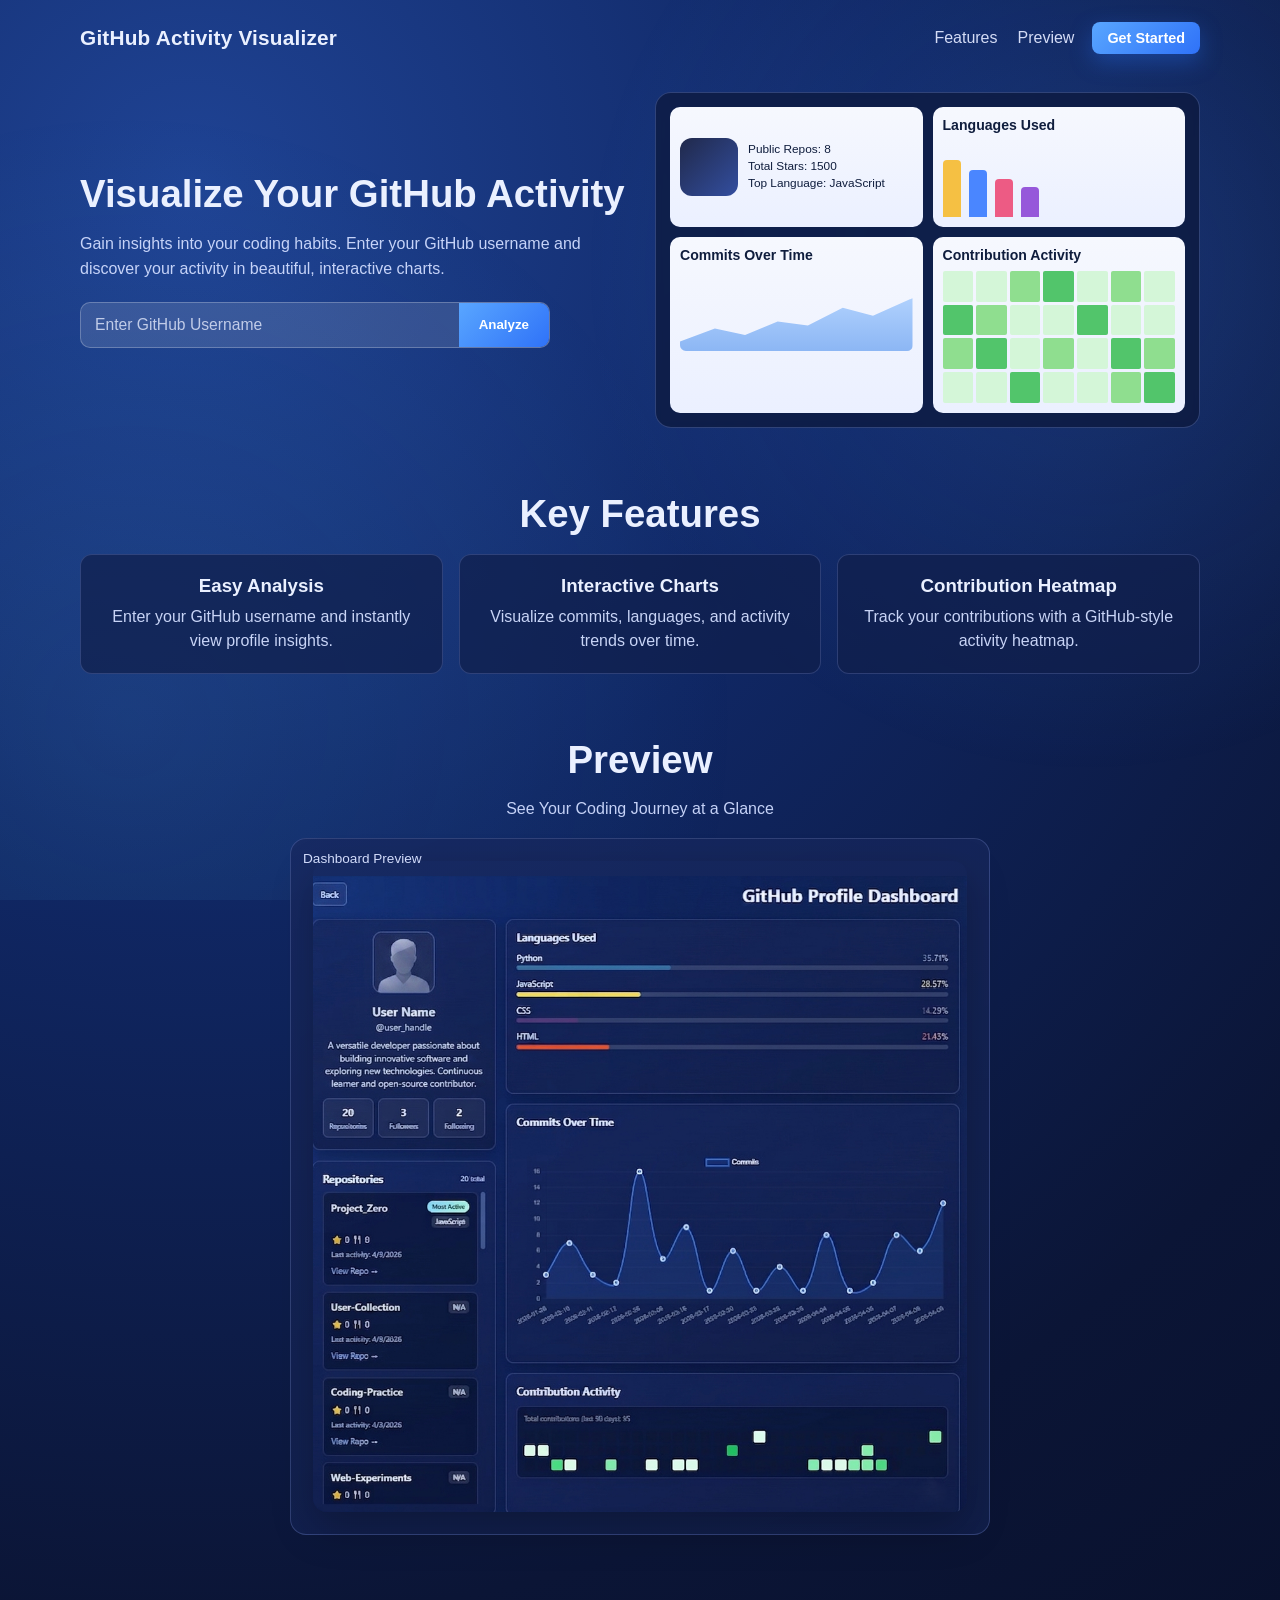
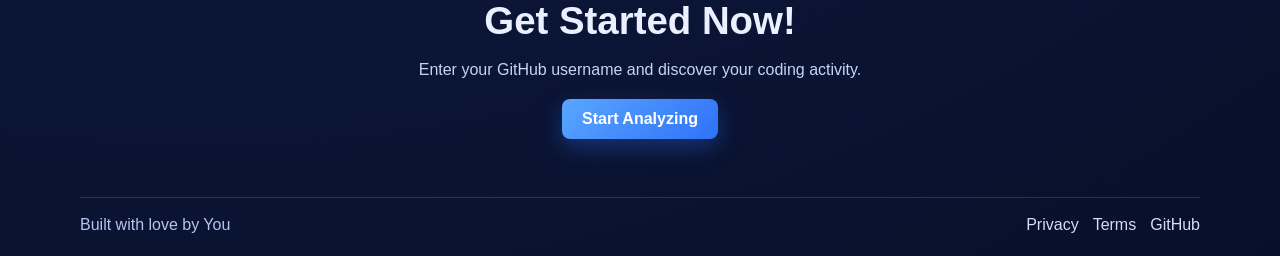
<file: index.html>
<!DOCTYPE html>
<html lang="en">
<head>
    <meta charset="UTF-8">
    <meta name="viewport" content="width=device-width, initial-scale=1.0">
    <title>GitHub Activity Visualizer</title>
    <link rel="stylesheet" href="./css/main.css">
    <link rel="icon" type="image/x-icon" href="./assets/image/icons/">
</head>
<body>
    <div class="page-bg"></div>
    <header class="header">
        <div class="logo">GitHub Activity Visualizer</div>
        <nav class="nav">
            <ul class="links">
                <li><a href="#features">Features</a></li>
                <li><a href="#preview">Preview</a></li>
            </ul>
            <a class="primary-btn small" href="#get-started">Get Started</a>
        </nav>
    </header>

    <main>
        <section class="hero section">
            <div class="container hero-grid">
                <div class="left">
                    <h1 class="main-head">Visualize Your GitHub Activity</h1>
                    <p class="main-para">
                        Gain insights into your coding habits. Enter your GitHub username and discover your activity
                        in beautiful, interactive charts.
                    </p>

                    <div class="input-row" id="get-started">
                        <input type="text" id="input" placeholder="Enter GitHub Username">
                        <button id="search-btn" class="primary-btn">Analyze</button>
                    </div>
                </div>

                <div class="right">
                    <article class="preview-card">
                        <div class="panel profile-panel">
                            <div class="avatar"></div>
                            <div class="profile-text">
                                <p>Public Repos: 8</p>
                                <p>Total Stars: 1500</p>
                                <p>Top Language: JavaScript</p>
                            </div>
                        </div>
                        <div class="panel lang-panel">
                            <h4>Languages Used</h4>
                            <div class="bars">
                                <span></span><span></span><span></span><span></span>
                            </div>
                        </div>
                        <div class="panel commits-panel">
                            <h4>Commits Over Time</h4>
                            <div class="line-chart"></div>
                        </div>
                        <div class="panel contribution-panel">
                            <h4>Contribution Activity</h4>
                            <div class="heatmap-grid">
                                <i></i><i></i><i></i><i></i><i></i><i></i><i></i>
                                <i></i><i></i><i></i><i></i><i></i><i></i><i></i>
                                <i></i><i></i><i></i><i></i><i></i><i></i><i></i>
                                <i></i><i></i><i></i><i></i><i></i><i></i><i></i>
                            </div>
                        </div>
                    </article>
                </div>
            </div>
        </section>

        <section class="section" id="features">
            <div class="container">
                <h2>Key Features</h2>
                <div class="features-grid">
                    <article class="feature-card">
                        <h3>Easy Analysis</h3>
                        <p>Enter your GitHub username and instantly view profile insights.</p>
                    </article>
                    <article class="feature-card">
                        <h3>Interactive Charts</h3>
                        <p>Visualize commits, languages, and activity trends over time.</p>
                    </article>
                    <article class="feature-card">
                        <h3>Contribution Heatmap</h3>
                        <p>Track your contributions with a GitHub-style activity heatmap.</p>
                    </article>
                </div>
            </div>
        </section>

        <section class="section preview-section" id="preview">
            <div class="container">
                <h2>Preview</h2>
                <p class="subtitle">See Your Coding Journey at a Glance</p>
                <div class="preview-copy-card">
                    <img src="./assets/image/demo.png" alt="" srcset="">
                </div>
            </div>
        </section>

        <section class="section cta-section">
            <div class="container center">
                <h2>Get Started Now!</h2>
                <p>Enter your GitHub username and discover your coding activity.</p>
                <a class="primary-btn" href="#get-started">Start Analyzing</a>
            </div>
        </section>
    </main>

    <footer class="footer">
        <p>Built with love by You</p>
        <div class="footer-links">
            <a href="#">Privacy</a>
            <a href="#">Terms</a>
            <a href="https://github.com" target="_blank" rel="noopener noreferrer">GitHub</a>
        </div>
    </footer>

    <script src="./js/main.js"></script>
</body>
</html>
</file>
<file: css/main.css>
* {
    box-sizing: border-box;
}

html,
body {
    margin: 0;
    padding: 0;
}

body {
    font-family: "Segoe UI", Arial, sans-serif;
    color: #eaf0ff;
    background: radial-gradient(circle at 15% 10%, #1f4394 0%, #102764 35%, #0b1536 72%, #080f29 100%);
    min-height: 100vh;
    position: relative;
}

.page-bg {
    position: fixed;
    inset: 0;
    pointer-events: none;
    background: radial-gradient(circle at 85% 30%, rgba(71, 140, 255, 0.18), transparent 40%),
        radial-gradient(circle at 10% 80%, rgba(89, 194, 255, 0.1), transparent 45%);
}

.container {
    width: min(1120px, 92%);
    margin: 0 auto;
}

.section {
    position: relative;
    z-index: 2;
    padding: 32px 0;
}

.header {
    position: relative;
    z-index: 3;
    width: min(1120px, 92%);
    margin: 0 auto;
    padding: 22px 0;
    display: flex;
    justify-content: space-between;
    align-items: center;
}

.logo {
    font-size: 1.3rem;
    font-weight: 700;
    letter-spacing: 0.2px;
}

.nav {
    display: flex;
    align-items: center;
    gap: 18px;
}

.links {
    list-style: none;
    margin: 0;
    padding: 0;
    display: flex;
    gap: 20px;
}

.links a,
.footer-links a {
    text-decoration: none;
    color: #d4dcf6;
}

.links a:hover,
.footer-links a:hover {
    color: #ffffff;
}

.primary-btn {
    border: 0;
    cursor: pointer;
    display: inline-flex;
    align-items: center;
    justify-content: center;
    background: linear-gradient(135deg, #59a6ff, #2f72f8);
    color: #fff;
    padding: 11px 20px;
    border-radius: 8px;
    text-decoration: none;
    font-weight: 600;
    transition: transform 0.2s ease, box-shadow 0.2s ease;
    box-shadow: 0 8px 22px rgba(41, 114, 246, 0.35);
}

.primary-btn:hover {
    transform: translateY(-1px);
    box-shadow: 0 10px 24px rgba(51, 122, 249, 0.45);
}

.primary-btn.small {
    padding: 8px 15px;
    font-size: 0.9rem;
}

.hero {
    padding-top: 16px;
}

.hero-grid {
    display: grid;
    grid-template-columns: 1fr 1fr;
    gap: 30px;
    align-items: center;
}

.main-head {
    margin: 0 0 16px;
    font-size: clamp(2rem, 3vw, 3rem);
    line-height: 1.12;
}

.main-para {
    margin: 0 0 20px;
    color: #c6d3f8;
    max-width: 520px;
    line-height: 1.6;
}

.input-row {
    display: flex;
    max-width: 470px;
    border-radius: 10px;
    overflow: hidden;
    background-color: rgba(255, 255, 255, 0.12);
    border: 1px solid rgba(255, 255, 255, 0.24);
}

#input {
    flex: 1;
    border: none;
    outline: none;
    padding: 13px 14px;
    font-size: 0.98rem;
    color: #f7f9ff;
    background: transparent;
}

#input::placeholder {
    color: #c1cce8;
}

#search-btn {
    border-radius: 0;
    box-shadow: none;
    padding-inline: 20px;
}

.preview-card {
    background: rgba(12, 23, 58, 0.7);
    border: 1px solid rgba(146, 175, 255, 0.26);
    border-radius: 16px;
    padding: 14px;
    display: grid;
    grid-template-columns: 1fr 1fr;
    gap: 10px;
    backdrop-filter: blur(3px);
}

.panel {
    background: linear-gradient(180deg, #f6f8fe, #ebf0ff);
    color: #0f1d3d;
    border-radius: 10px;
    padding: 10px;
}

.panel h4 {
    margin: 0 0 8px;
    font-size: 0.88rem;
}

.profile-panel {
    display: flex;
    gap: 10px;
    align-items: center;
}

.avatar {
    width: 58px;
    height: 58px;
    border-radius: 12px;
    background: linear-gradient(135deg, #20294b, #334e9f);
}

.profile-text p {
    margin: 0 0 3px;
    font-size: 0.74rem;
}

.bars {
    display: flex;
    align-items: flex-end;
    gap: 8px;
    height: 76px;
}

.bars span {
    display: block;
    width: 18px;
    border-radius: 4px 4px 0 0;
}

.bars span:nth-child(1) {
    height: 75%;
    background: #f5c043;
}

.bars span:nth-child(2) {
    height: 62%;
    background: #4a86ff;
}

.bars span:nth-child(3) {
    height: 50%;
    background: #ed5b84;
}

.bars span:nth-child(4) {
    height: 40%;
    background: #9658da;
}

.line-chart {
    width: 100%;
    height: 80px;
    background: linear-gradient(180deg, #b7d6ff 20%, #8cb6f4 100%);
    clip-path: polygon(0% 88%, 15% 72%, 28% 80%, 42% 63%, 55% 68%, 70% 46%, 83% 56%, 100% 34%, 100% 100%, 0% 100%);
    border-radius: 6px;
}

.heatmap-grid {
    display: grid;
    grid-template-columns: repeat(7, 1fr);
    gap: 3px;
}

.heatmap-grid i {
    display: block;
    width: 100%;
    aspect-ratio: 1;
    border-radius: 2px;
    background: #d4f6d8;
}

.heatmap-grid i:nth-child(3n) {
    background: #8fde8f;
}

.heatmap-grid i:nth-child(4n) {
    background: #52c56b;
}

h2 {
    margin: 0 0 18px;
    text-align: center;
    font-size: clamp(1.8rem, 3vw, 2.4rem);
}

.features-grid {
    display: grid;
    grid-template-columns: repeat(3, 1fr);
    gap: 16px;
}

.feature-card {
    background: rgba(17, 30, 74, 0.7);
    border: 1px solid rgba(149, 173, 245, 0.22);
    border-radius: 12px;
    padding: 20px 16px;
    text-align: center;
}

.feature-card h3 {
    margin: 0 0 8px;
}

.feature-card p {
    margin: 0;
    color: #c8d4f6;
    line-height: 1.5;
}

.preview-section .subtitle {
    text-align: center;
    margin: 0 0 20px;
    color: #c5d2f7;
}

.preview-copy-card {
    width: min(700px, 92%);
    margin: 0 auto;
    border-radius: 16px;
    min-height: 260px;
    padding: 22px;
    background: linear-gradient(160deg, rgba(24, 41, 97, 0.8), rgba(17, 31, 75, 0.9));
    border: 1px solid rgba(149, 172, 247, 0.24);
    position: relative;
    display: flex;
    justify-content: center;
    align-items: center;
}

.preview-copy-card img {
    display: block;
    max-width: 100%;
    max-height: 100%;
    height: auto;
    border-radius: 14px;
    object-fit: contain;
    box-shadow: 0 16px 40px rgba(0, 0, 0, 0.25);
}

.preview-copy-card::before {
    content: "Dashboard Preview";
    position: absolute;
    top: 12px;
    left: 12px;
    font-size: 0.85rem;
    color: #d2dcfb;
}

.cta-section .center {
    text-align: center;
}

.cta-section p {
    color: #c6d3f8;
    margin: 0 0 20px;
}

.footer {
    width: min(1120px, 92%);
    margin: 26px auto 0;
    padding: 18px 0 22px;
    border-top: 1px solid rgba(170, 190, 250, 0.2);
    display: flex;
    justify-content: space-between;
    align-items: center;
    color: #b5c5ee;
    position: relative;
    z-index: 2;
}

.footer p {
    margin: 0;
}

.footer-links {
    display: flex;
    gap: 14px;
}

@media (max-width: 980px) {
    .hero-grid,
    .features-grid {
        grid-template-columns: 1fr;
    }

    .right {
        max-width: 680px;
    }
}

@media (max-width: 600px) {
    .header {
        flex-direction: column;
        gap: 14px;
    }

    .input-row {
        flex-direction: column;
        border-radius: 12px;
        overflow: hidden;
    }

    #search-btn {
        border-radius: 0;
        width: 100%;
    }

    .footer {
        flex-direction: column;
        gap: 10px;
    }
}
</file>
